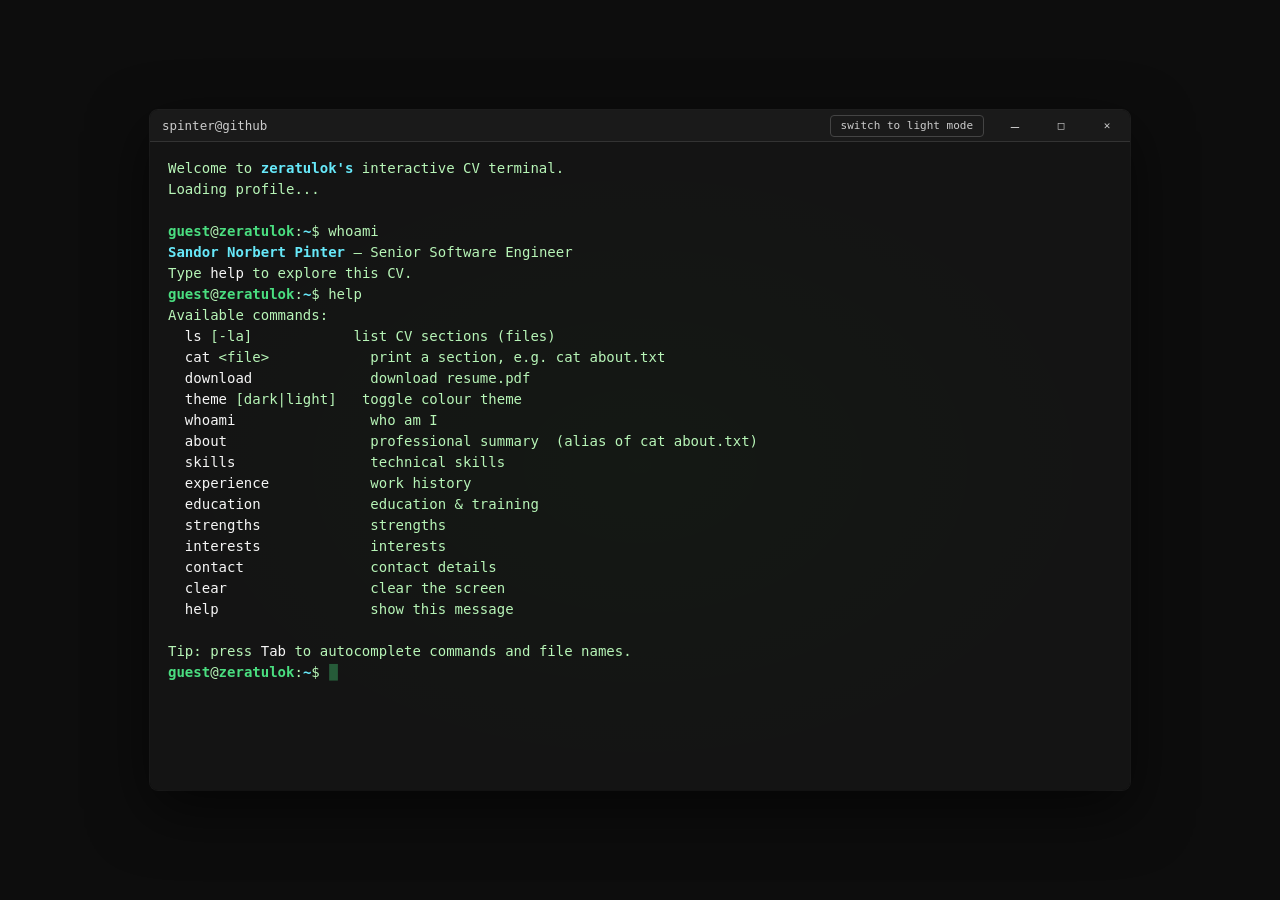
<file: index.html>
<!DOCTYPE html>
<html lang="en">
<head>
<meta charset="UTF-8">
<meta name="viewport" content="width=device-width, initial-scale=1.0">
<title>spinter@github</title>
<meta name="description" content="Sandor Norbert Pinter — Senior Software Engineer CV, terminal edition">
<link rel="stylesheet" href="style.css">
</head>
<body>
  <div class="terminal" id="terminal">
    <div class="resize-handle n" data-dir="n"></div>
    <div class="resize-handle s" data-dir="s"></div>
    <div class="resize-handle e" data-dir="e"></div>
    <div class="resize-handle w" data-dir="w"></div>
    <div class="resize-handle ne" data-dir="ne"></div>
    <div class="resize-handle nw" data-dir="nw"></div>
    <div class="resize-handle se" data-dir="se"></div>
    <div class="resize-handle sw" data-dir="sw"></div>
    <div class="titlebar" id="titlebar">
      <span class="titletext">spinter@github</span>
      <button id="themeToggle" class="theme-toggle" title="Toggle light/dark" aria-label="Toggle theme">switch to light mode</button>
      <div class="win-controls">
        <button id="minBtn" class="win-btn min" aria-label="Minimize">&#8212;</button>
        <button id="maxBtn" class="win-btn max" aria-label="Maximize">&#9633;</button>
        <button id="closeBtn" class="win-btn close" aria-label="Close">&#10005;</button>
      </div>
    </div>
    <div class="screen" id="screen" tabindex="0">
      <pre id="output"></pre>
      <div class="input-line">
        <span class="prompt"><span class="user">guest</span>@<span class="host">zeratulok</span>:<span class="path">~</span>$&nbsp;</span>
        <span id="typed"></span><span id="cursor" class="cursor blinking">&#9608;</span>
        <input id="cmdInput" autocomplete="off" autocorrect="off" autocapitalize="off" spellcheck="false">
      </div>
    </div>
  </div>
  <div class="reopen-hint" id="reopenHint">
    Terminal closed. <button id="reopenBtn">Reopen</button>
  </div>
  <div class="snap-preview" id="snapPreview"></div>
  <div class="mobile-gate" id="mobileGate">
    <div class="mobile-gate-card">
      <div class="mobile-gate-title">Sandor Norbert Pinter — Senior Software Engineer</div>
      <p>This interactive terminal CV is designed for desktop (mouse + keyboard, resizable window). It's hard to use comfortably on a small touchscreen.</p>
      <p>For the best experience, open this page on a desktop/laptop browser — or just grab the PDF version below.</p>
      <button id="mobileDownloadBtn" class="mobile-gate-btn primary">Download PDF</button>
      <button id="mobileContinueBtn" class="mobile-gate-btn">Continue to site anyway</button>
    </div>
  </div>
  <a id="pdfDownload" href="resume.pdf" download="Sandor_Norbert_Pinter_CV.pdf" style="display:none;"></a>
  <script src="script.js"></script>
</body>
</html>
</file>
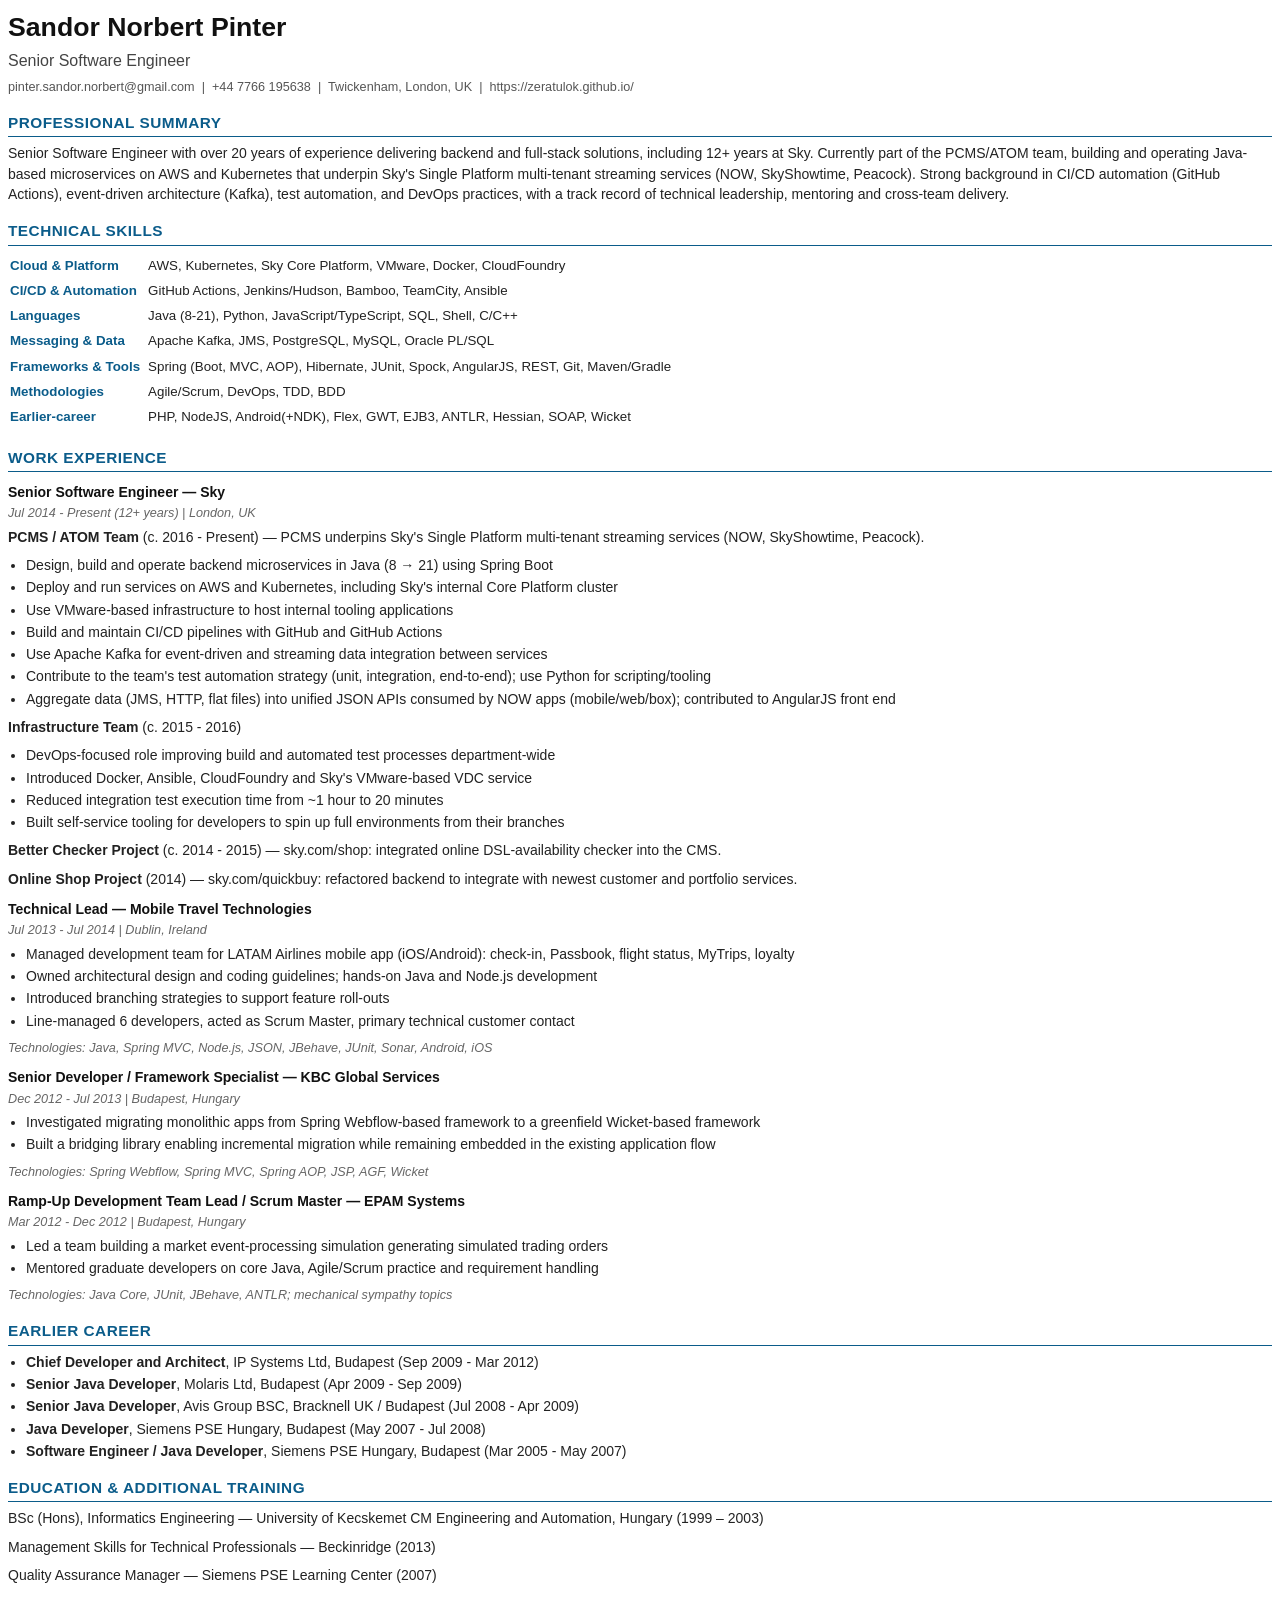
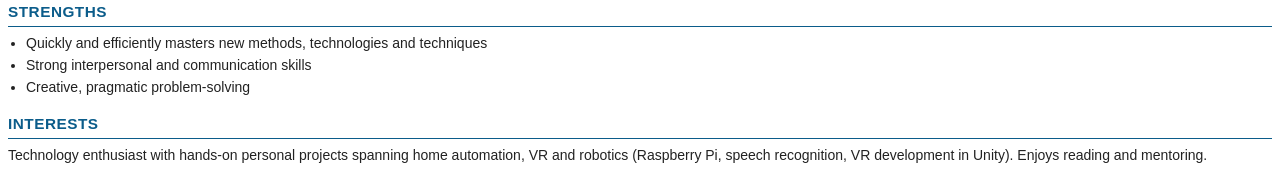
<file: resume-src.html>
<!DOCTYPE html>
<html><head><meta charset="UTF-8"><title>Sandor Norbert Pinter - CV</title>
<style>
@page { size: A4; margin: 22mm 18mm; }
body { font-family: 'Helvetica Neue', Arial, sans-serif; color: #222; font-size: 10.5pt; line-height: 1.45; }
h1 { font-size: 20pt; margin: 0 0 2px 0; color: #111; }
.title { font-size: 12pt; color: #444; margin: 0 0 6px 0; }
.contact { font-size: 9.5pt; color: #555; margin-bottom: 14px; }
h2 { font-size: 11.5pt; color: #0b5c8a; border-bottom: 1px solid #0b5c8a; padding-bottom: 2px; margin: 16px 0 6px 0; text-transform: uppercase; letter-spacing: 0.5px; }
h3 { font-size: 10.5pt; margin: 10px 0 2px 0; color: #111; }
.meta { font-size: 9.5pt; color: #666; margin: 0 0 4px 0; font-style: italic; }
ul { margin: 2px 0 8px 18px; padding: 0; }
li { margin-bottom: 2px; }
p { margin: 2px 0 8px 0; }
.skills td { vertical-align: top; padding: 2px 6px 2px 0; font-size: 10pt; }
.skills b { color: #0b5c8a; }
</style></head>
<body>
<h1>Sandor Norbert Pinter</h1>
<p class="title">Senior Software Engineer</p>
<p class="contact">pinter.sandor.norbert@gmail.com &nbsp;|&nbsp; +44 7766 195638 &nbsp;|&nbsp; Twickenham, London, UK &nbsp;|&nbsp; https://zeratulok.github.io/</p>

<h2>Professional Summary</h2>
<p>Senior Software Engineer with over 20 years of experience delivering backend and full-stack solutions, including 12+ years at Sky. Currently part of the PCMS/ATOM team, building and operating Java-based microservices on AWS and Kubernetes that underpin Sky's Single Platform multi-tenant streaming services (NOW, SkyShowtime, Peacock). Strong background in CI/CD automation (GitHub Actions), event-driven architecture (Kafka), test automation, and DevOps practices, with a track record of technical leadership, mentoring and cross-team delivery.</p>

<h2>Technical Skills</h2>
<table class="skills">
<tr><td><b>Cloud &amp; Platform</b></td><td>AWS, Kubernetes, Sky Core Platform, VMware, Docker, CloudFoundry</td></tr>
<tr><td><b>CI/CD &amp; Automation</b></td><td>GitHub Actions, Jenkins/Hudson, Bamboo, TeamCity, Ansible</td></tr>
<tr><td><b>Languages</b></td><td>Java (8-21), Python, JavaScript/TypeScript, SQL, Shell, C/C++</td></tr>
<tr><td><b>Messaging &amp; Data</b></td><td>Apache Kafka, JMS, PostgreSQL, MySQL, Oracle PL/SQL</td></tr>
<tr><td><b>Frameworks &amp; Tools</b></td><td>Spring (Boot, MVC, AOP), Hibernate, JUnit, Spock, AngularJS, REST, Git, Maven/Gradle</td></tr>
<tr><td><b>Methodologies</b></td><td>Agile/Scrum, DevOps, TDD, BDD</td></tr>
<tr><td><b>Earlier-career</b></td><td>PHP, NodeJS, Android(+NDK), Flex, GWT, EJB3, ANTLR, Hessian, SOAP, Wicket</td></tr>
</table>

<h2>Work Experience</h2>
<h3>Senior Software Engineer &mdash; Sky</h3>
<p class="meta">Jul 2014 - Present (12+ years) | London, UK</p>
<p><b>PCMS / ATOM Team</b> (c. 2016 - Present) &mdash; PCMS underpins Sky's Single Platform multi-tenant streaming services (NOW, SkyShowtime, Peacock).</p>
<ul>
<li>Design, build and operate backend microservices in Java (8 &rarr; 21) using Spring Boot</li>
<li>Deploy and run services on AWS and Kubernetes, including Sky's internal Core Platform cluster</li>
<li>Use VMware-based infrastructure to host internal tooling applications</li>
<li>Build and maintain CI/CD pipelines with GitHub and GitHub Actions</li>
<li>Use Apache Kafka for event-driven and streaming data integration between services</li>
<li>Contribute to the team's test automation strategy (unit, integration, end-to-end); use Python for scripting/tooling</li>
<li>Aggregate data (JMS, HTTP, flat files) into unified JSON APIs consumed by NOW apps (mobile/web/box); contributed to AngularJS front end</li>
</ul>
<p><b>Infrastructure Team</b> (c. 2015 - 2016)</p>
<ul>
<li>DevOps-focused role improving build and automated test processes department-wide</li>
<li>Introduced Docker, Ansible, CloudFoundry and Sky's VMware-based VDC service</li>
<li>Reduced integration test execution time from ~1 hour to 20 minutes</li>
<li>Built self-service tooling for developers to spin up full environments from their branches</li>
</ul>
<p><b>Better Checker Project</b> (c. 2014 - 2015) &mdash; sky.com/shop: integrated online DSL-availability checker into the CMS.</p>
<p><b>Online Shop Project</b> (2014) &mdash; sky.com/quickbuy: refactored backend to integrate with newest customer and portfolio services.</p>

<h3>Technical Lead &mdash; Mobile Travel Technologies</h3>
<p class="meta">Jul 2013 - Jul 2014 | Dublin, Ireland</p>
<ul>
<li>Managed development team for LATAM Airlines mobile app (iOS/Android): check-in, Passbook, flight status, MyTrips, loyalty</li>
<li>Owned architectural design and coding guidelines; hands-on Java and Node.js development</li>
<li>Introduced branching strategies to support feature roll-outs</li>
<li>Line-managed 6 developers, acted as Scrum Master, primary technical customer contact</li>
</ul>
<p class="meta">Technologies: Java, Spring MVC, Node.js, JSON, JBehave, JUnit, Sonar, Android, iOS</p>

<h3>Senior Developer / Framework Specialist &mdash; KBC Global Services</h3>
<p class="meta">Dec 2012 - Jul 2013 | Budapest, Hungary</p>
<ul>
<li>Investigated migrating monolithic apps from Spring Webflow-based framework to a greenfield Wicket-based framework</li>
<li>Built a bridging library enabling incremental migration while remaining embedded in the existing application flow</li>
</ul>
<p class="meta">Technologies: Spring Webflow, Spring MVC, Spring AOP, JSP, AGF, Wicket</p>

<h3>Ramp-Up Development Team Lead / Scrum Master &mdash; EPAM Systems</h3>
<p class="meta">Mar 2012 - Dec 2012 | Budapest, Hungary</p>
<ul>
<li>Led a team building a market event-processing simulation generating simulated trading orders</li>
<li>Mentored graduate developers on core Java, Agile/Scrum practice and requirement handling</li>
</ul>
<p class="meta">Technologies: Java Core, JUnit, JBehave, ANTLR; mechanical sympathy topics</p>

<h2>Earlier Career</h2>
<ul>
<li><b>Chief Developer and Architect</b>, IP Systems Ltd, Budapest (Sep 2009 - Mar 2012)</li>
<li><b>Senior Java Developer</b>, Molaris Ltd, Budapest (Apr 2009 - Sep 2009)</li>
<li><b>Senior Java Developer</b>, Avis Group BSC, Bracknell UK / Budapest (Jul 2008 - Apr 2009)</li>
<li><b>Java Developer</b>, Siemens PSE Hungary, Budapest (May 2007 - Jul 2008)</li>
<li><b>Software Engineer / Java Developer</b>, Siemens PSE Hungary, Budapest (Mar 2005 - May 2007)</li>
</ul>

<h2>Education &amp; Additional Training</h2>
<p>BSc (Hons), Informatics Engineering &mdash; University of Kecskemet CM Engineering and Automation, Hungary (1999 &ndash; 2003)</p>
<p>Management Skills for Technical Professionals &mdash; Beckinridge (2013)</p>
<p>Quality Assurance Manager &mdash; Siemens PSE Learning Center (2007)</p>

<h2>Strengths</h2>
<ul>
<li>Quickly and efficiently masters new methods, technologies and techniques</li>
<li>Strong interpersonal and communication skills</li>
<li>Creative, pragmatic problem-solving</li>
</ul>

<h2>Interests</h2>
<p>Technology enthusiast with hands-on personal projects spanning home automation, VR and robotics (Raspberry Pi, speech recognition, VR development in Unity). Enjoys reading and mentoring.</p>
</body></html>
</file>
<file: style.css>
* { box-sizing: border-box; }

html, body {
  height: 100%;
  margin: 0;
  background: #0d0d0d;
  font-family: "Cascadia Code", "Fira Code", "Consolas", "Menlo", monospace;
  color: #d4d4d4;
}

body {
  display: flex;
  align-items: center;
  justify-content: center;
  padding: 20px;
}

.terminal {
  position: relative;
  width: min(980px, 96vw);
  height: min(680px, 92vh);
  background: #0b0b0b;
  border-radius: 8px;
  box-shadow: 0 20px 60px rgba(0,0,0,0.6), 0 0 0 1px #222;
  overflow: hidden;
  display: flex;
  flex-direction: column;
}

.terminal.hidden { display: none; }

/* ---------- Resize handles ---------- */
.resize-handle { position: absolute; z-index: 20; }
.resize-handle.n { top: -4px; left: 10px; right: 10px; height: 8px; cursor: ns-resize; }
.resize-handle.s { bottom: -4px; left: 10px; right: 10px; height: 8px; cursor: ns-resize; }
.resize-handle.e { top: 10px; right: -4px; bottom: 10px; width: 8px; cursor: ew-resize; }
.resize-handle.w { top: 10px; left: -4px; bottom: 10px; width: 8px; cursor: ew-resize; }
.resize-handle.ne { top: -4px; right: -4px; width: 14px; height: 14px; cursor: nesw-resize; }
.resize-handle.nw { top: -4px; left: -4px; width: 14px; height: 14px; cursor: nwse-resize; }
.resize-handle.se { bottom: -4px; right: -4px; width: 14px; height: 14px; cursor: nwse-resize; }
.resize-handle.sw { bottom: -4px; left: -4px; width: 14px; height: 14px; cursor: nesw-resize; }

.terminal.maximized {
  position: fixed !important;
  top: 0 !important;
  left: 0 !important;
  width: 100vw !important;
  height: 100vh !important;
  border-radius: 0;
  z-index: 999;
}

.terminal.snapped-left,
.terminal.snapped-right {
  position: fixed !important;
  top: 0 !important;
  width: 50vw !important;
  height: 100vh !important;
  border-radius: 0;
  z-index: 999;
}
.terminal.snapped-left { left: 0 !important; right: auto !important; }
.terminal.snapped-right { right: 0 !important; left: auto !important; }

.terminal.maximized .resize-handle,
.terminal.snapped-left .resize-handle,
.terminal.snapped-right .resize-handle,
.terminal.minimized .resize-handle { display: none; }

.terminal.minimized {
  height: auto !important;
}
.terminal.minimized .screen { display: none; }

/* ---------- Snap preview indicator (shown while dragging near an edge) ---------- */
.snap-preview {
  position: fixed;
  top: 0;
  left: 0;
  width: 0;
  height: 0;
  background: rgba(90, 160, 255, 0.22);
  border: 2px solid rgba(120, 180, 255, 0.85);
  border-radius: 6px;
  z-index: 1500;
  pointer-events: none;
  opacity: 0;
  transition: opacity 0.12s ease, top 0.12s ease, left 0.12s ease, width 0.12s ease, height 0.12s ease;
}
.snap-preview.visible { opacity: 1; }

/* ---------- Window control animations ---------- */
.terminal { transform-origin: top center; }

@keyframes winMinimizeOut {
  0% { transform: scale(1); opacity: 1; }
  100% { transform: scale(0.85) translateY(30px); opacity: 0; }
}
@keyframes winRestoreIn {
  0% { transform: scale(0.85) translateY(30px); opacity: 0; }
  100% { transform: scale(1) translateY(0); opacity: 1; }
}
@keyframes winPop {
  0% { transform: scale(0.96); opacity: 0.6; }
  100% { transform: scale(1); opacity: 1; }
}
@keyframes winCloseOut {
  0% { transform: scale(1); opacity: 1; }
  100% { transform: scale(0.8); opacity: 0; }
}
@keyframes winOpenIn {
  0% { transform: scale(0.8); opacity: 0; }
  100% { transform: scale(1); opacity: 1; }
}

.terminal.anim-minimize { animation: winMinimizeOut 0.22s ease forwards; }
.terminal.anim-restore { animation: winRestoreIn 0.22s ease forwards; }
.terminal.anim-pop { animation: winPop 0.2s ease forwards; }
.terminal.anim-close { animation: winCloseOut 0.2s ease forwards; }
.terminal.anim-open { animation: winOpenIn 0.22s ease forwards; }

.win-btn { transition: background 0.15s ease, color 0.15s ease, transform 0.1s ease; }
.win-btn:active { transform: scale(0.9); }

.titlebar {
  background: #1a1a1a;
  padding: 0 0 0 12px;
  display: flex;
  align-items: center;
  gap: 8px;
  border-bottom: 1px solid #333;
  height: 32px;
  cursor: grab;
  user-select: none;
  touch-action: none;
}
.titlebar.dragging { cursor: grabbing; }

.titletext {
  color: #ccc;
  font-size: 12.5px;
  flex: 1;
}

.win-controls {
  display: flex;
  height: 100%;
  margin-left: auto;
}

.win-btn {
  background: transparent;
  border: none;
  color: #ccc;
  width: 46px;
  height: 100%;
  font-size: 11px;
  font-family: inherit;
  line-height: 1;
  cursor: pointer;
}
.win-btn.min { font-size: 14px; }
.win-btn:hover { background: #333; }
.win-btn.close:hover { background: #e81123; color: #fff; }

.theme-toggle {
  background: transparent;
  border: 1px solid #444;
  color: #ccc;
  border-radius: 4px;
  padding: 3px 10px;
  height: 22px;
  font-size: 11px;
  font-family: inherit;
  line-height: 1;
  white-space: nowrap;
  cursor: pointer;
}
.theme-toggle:hover { background: #2a2a2a; }

.screen {
  flex: 1;
  padding: 16px 18px;
  overflow-y: auto;
  outline: none;
  font-size: 14px;
  line-height: 1.5;
  background:
    radial-gradient(ellipse at center, rgba(0,255,0,0.02) 0%, transparent 70%),
    #141414;
}

#output {
  white-space: pre-wrap;
  word-wrap: break-word;
  margin: 0;
  color: #b7f5b7;
}

#output .green { color: #4ade80; }
#output .cyan { color: #67e8f9; }
#output .yellow { color: #fde68a; }
#output .white { color: #f5f5f5; }
#output .dim { color: #7a7a7a; }
#output .heading { color: #67e8f9; font-weight: bold; }
#output .error { color: #f87171; }

.input-line {
  display: flex;
  align-items: center;
  color: #b7f5b7;
  position: relative;
}

.prompt { white-space: pre; }
.user { color: #4ade80; font-weight: bold; }
.host { color: #4ade80; font-weight: bold; }
.path { color: #67e8f9; font-weight: bold; }

.cursor {
  color: #4ade80;
  margin-left: 1px;
  opacity: 0.35;
  transition: opacity 0.15s ease;
}
.cursor.blinking { animation: blink 1s step-end infinite; }
.cursor.unfocused { opacity: 0.35; animation: none; }

@keyframes blink {
  0%, 100% { opacity: 1; }
  50% { opacity: 0; }
}

#cmdInput {
  position: absolute;
  left: -9999px;
  opacity: 0;
}

.screen::-webkit-scrollbar { width: 10px; }
.screen::-webkit-scrollbar-thumb { background: #333; border-radius: 5px; }
.screen::-webkit-scrollbar-track { background: transparent; }

@media (max-width: 600px) {
  .screen { font-size: 12.5px; }
}

/* ---------- Light theme ---------- */
body.light { background: #e7e7e7; }

body.light .terminal {
  box-shadow: 0 20px 60px rgba(0,0,0,0.2), 0 0 0 1px #ccc;
}

body.light .titlebar {
  background: #f3f3f3;
  border-bottom: 1px solid #ccc;
}
body.light .titletext { color: #444; }
body.light .theme-toggle { border-color: #bbb; color: #333; }
body.light .theme-toggle:hover { background: #ddd; }
body.light .win-btn { color: #333; }
body.light .win-btn:hover { background: #e2e2e2; }
body.light .win-btn.close:hover { background: #e81123; color: #fff; }

body.light .screen {
  background: #fdfdfd;
}

body.light #output { color: #1c3a1c; }
body.light #output .green { color: #16794f; }
body.light #output .cyan { color: #0b6e91; }
body.light #output .yellow { color: #8a6d00; }
body.light #output .white { color: #111; }
body.light #output .dim { color: #777; }
body.light #output .heading { color: #0b6e91; }
body.light #output .error { color: #c0392b; }

body.light .input-line,
body.light .user,
body.light .host,
body.light .cursor { color: #16794f; }
body.light .path { color: #0b6e91; }

body.light .screen::-webkit-scrollbar-thumb { background: #ccc; }

/* ---------- Reopen hint (shown after closing the terminal) ---------- */
.reopen-hint {
  display: none;
  align-items: center;
  gap: 10px;
  color: #888;
  font-family: inherit;
  font-size: 14px;
}
.reopen-hint.visible { display: flex; }
.reopen-hint button {
  background: #1a1a1a;
  border: 1px solid #444;
  color: #d4d4d4;
  border-radius: 4px;
  padding: 6px 14px;
  font-family: inherit;
  font-size: 13px;
  cursor: pointer;
}
.reopen-hint button:hover { background: #2a2a2a; }
body.light .reopen-hint { color: #666; }
body.light .reopen-hint button { background: #fff; border-color: #bbb; color: #222; }
body.light .reopen-hint button:hover { background: #eee; }

/* ---------- Mobile gate: shown on small/touch screens instead of the terminal ---------- */
.mobile-gate {
  display: none;
  position: fixed;
  inset: 0;
  z-index: 3000;
  align-items: center;
  justify-content: center;
  padding: 24px;
  background: #0d0d0d;
}
.mobile-gate.visible { display: flex; }
.mobile-gate-card {
  max-width: 420px;
  text-align: center;
  color: #d4d4d4;
}
.mobile-gate-title {
  color: #67e8f9;
  font-weight: bold;
  font-size: 17px;
  margin-bottom: 14px;
}
.mobile-gate-card p {
  font-size: 14px;
  line-height: 1.5;
  color: #aaa;
  margin: 0 0 14px;
}
.mobile-gate-btn {
  display: block;
  width: 100%;
  background: #1a1a1a;
  border: 1px solid #444;
  color: #d4d4d4;
  border-radius: 4px;
  padding: 12px 14px;
  font-family: inherit;
  font-size: 14px;
  cursor: pointer;
  margin-top: 10px;
}
.mobile-gate-btn:hover { background: #2a2a2a; }
.mobile-gate-btn.primary {
  background: #0b6e91;
  border-color: #0b6e91;
  color: #fff;
}
.mobile-gate-btn.primary:hover { background: #0d80a8; }

body.light .mobile-gate { background: #e7e7e7; }
body.light .mobile-gate-title { color: #0b6e91; }
body.light .mobile-gate-card p { color: #555; }
body.light .mobile-gate-btn { background: #fff; border-color: #bbb; color: #222; }
body.light .mobile-gate-btn:hover { background: #eee; }
body.light .mobile-gate-btn.primary { background: #0b6e91; border-color: #0b6e91; color: #fff; }
body.light .mobile-gate-btn.primary:hover { background: #0d80a8; }
</file>
